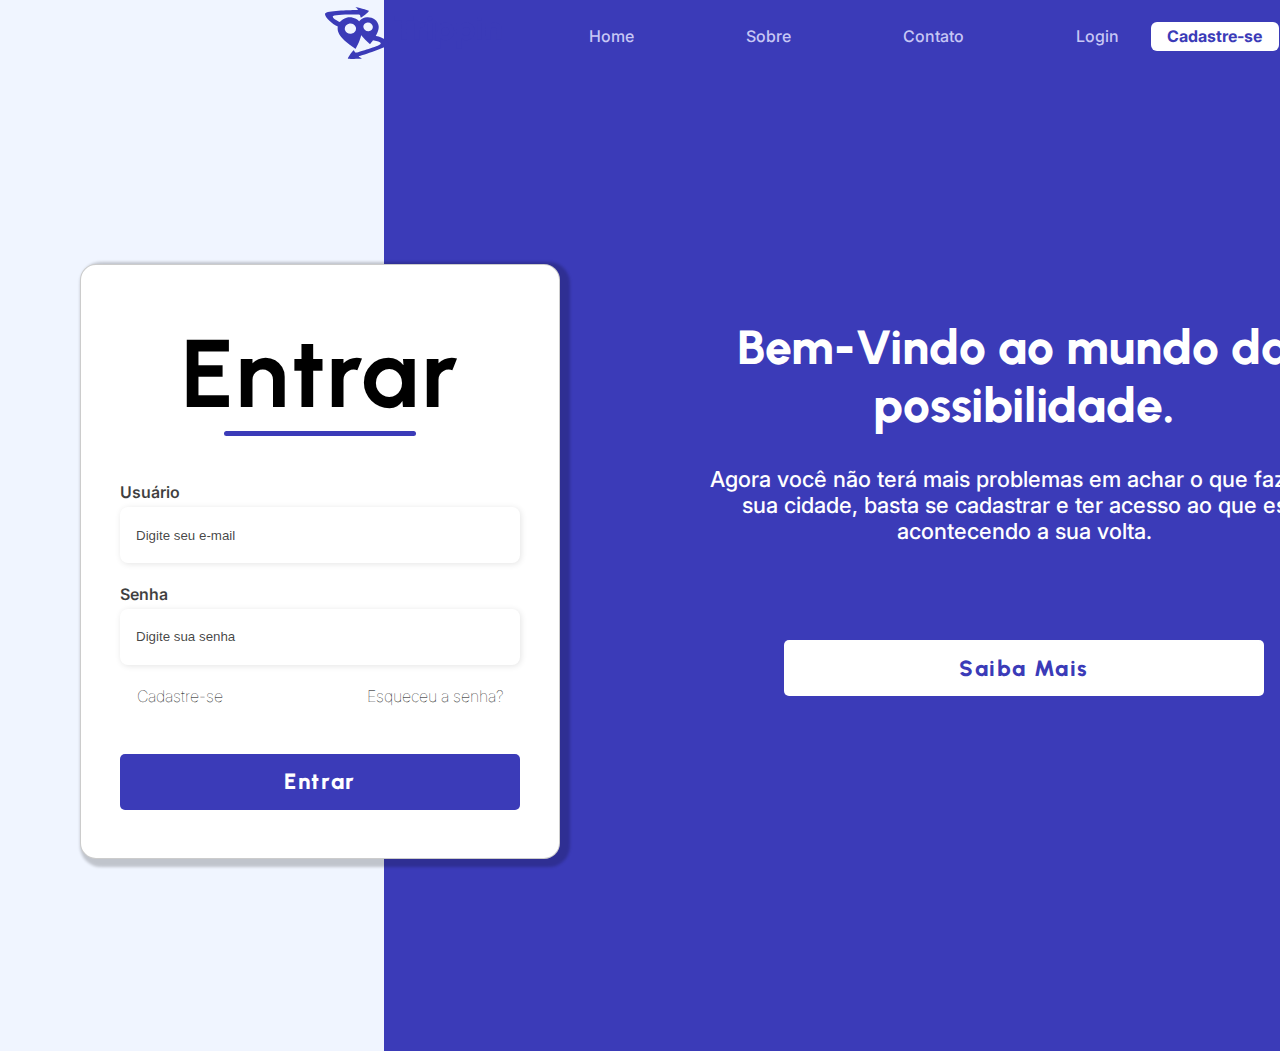
<file: index.html>
<!DOCTYPE html>
<html lang="en">

<head>
    <meta charset="UTF-8">
    <meta http-equiv="X-UA-Compatible" content="IE=edge">
    <meta name="viewport" content="width=device-width, initial-scale=1.0">
    <link rel="stylesheet" href="style/estilo.css">

    <title>Trippin</title>
</head>


<body class="estilizado">
    <section class="principal">

        <header class="menu-header">

            <div class="icone-menu">
                <img src="/img/logo.svg" alt="logo">
            </div>

            <nav class="menu-bar">
                <a class="menu-bar-item" href="/home.html">Home</a>
                <a class="menu-bar-item" href="/home.html#direto-sobre">Sobre</a>
                <a class="menu-bar-item" href="/paginas/contato.html">Contato</a>
                <a class="menu-bar-item" href="/index.html">Login</a>
               
            </nav>
            <div>
                <button class="log">
                    <a href="/paginas/opcoesDeCadastro.html">Cadastre-se</a>

                </button>
            </div>

        </header>

        <main class="conteudo-principal">

            <section class="first-section-login">

                <div class="alinhando">
                    <div class="texto-informativo">
                        <h1>Bem-Vindo ao mundo das possibilidade.</h1>
                        <p>Agora você não terá mais problemas em achar o que fazer na sua cidade, basta se cadastrar
                            e
                            ter acesso ao que está acontecendo a sua volta.</p>
                    </div>

                    <div class="entrar">
                        <button><a href="/home.html#direto-sobre">Saiba Mais</a></button>
                    </div>
                </div>

            </section>

            <section class="second-section-login">

                <div class="form-login">
                    <form action="#" id="fomrLogin">

                        <div class="form-header-login">
                            <h1>Entrar</h1>
                        </div>

                        <div class="input-group-login">

                            <div class="input-box-login">
                                <label for="e-mail">Usuário</label>
                                <input type="email" name="email" id="emailL" placeholder="Digite seu e-mail" required>
                                <span class="mensagem-erro"></span>
                            </div>

                            <div class="input-box-login">
                                <label for="confirme-password">Senha</label>
                                <input type="password" name="confirme-password" id="senhaA"
                                    placeholder="Digite sua senha" required>
                                <span class="mensagem-erro"></span>
                            </div>
                            <div class="lembretes">
                                <div class="cadastre-se">
                                    <a href="/paginas/opcoesDeCadastro.html" class="cadastro">Cadastre-se</a></span></p>
                                </div>
                                <div class="esqueceu-senha">
                                    <a href="" class="redefine-senha" id="redefine">Esqueceu a senha?</a>
                                </div>
                            </div>
                        </div>


                        <div class="entrar-login">
                            <button type="submit" id="botao">Entrar</button>

                        </div>
                    </form>
                </div>

            </section>

        </main>
    </section>
    <script src="/jScript/main.js"></script>
</body>

</html>
</file>
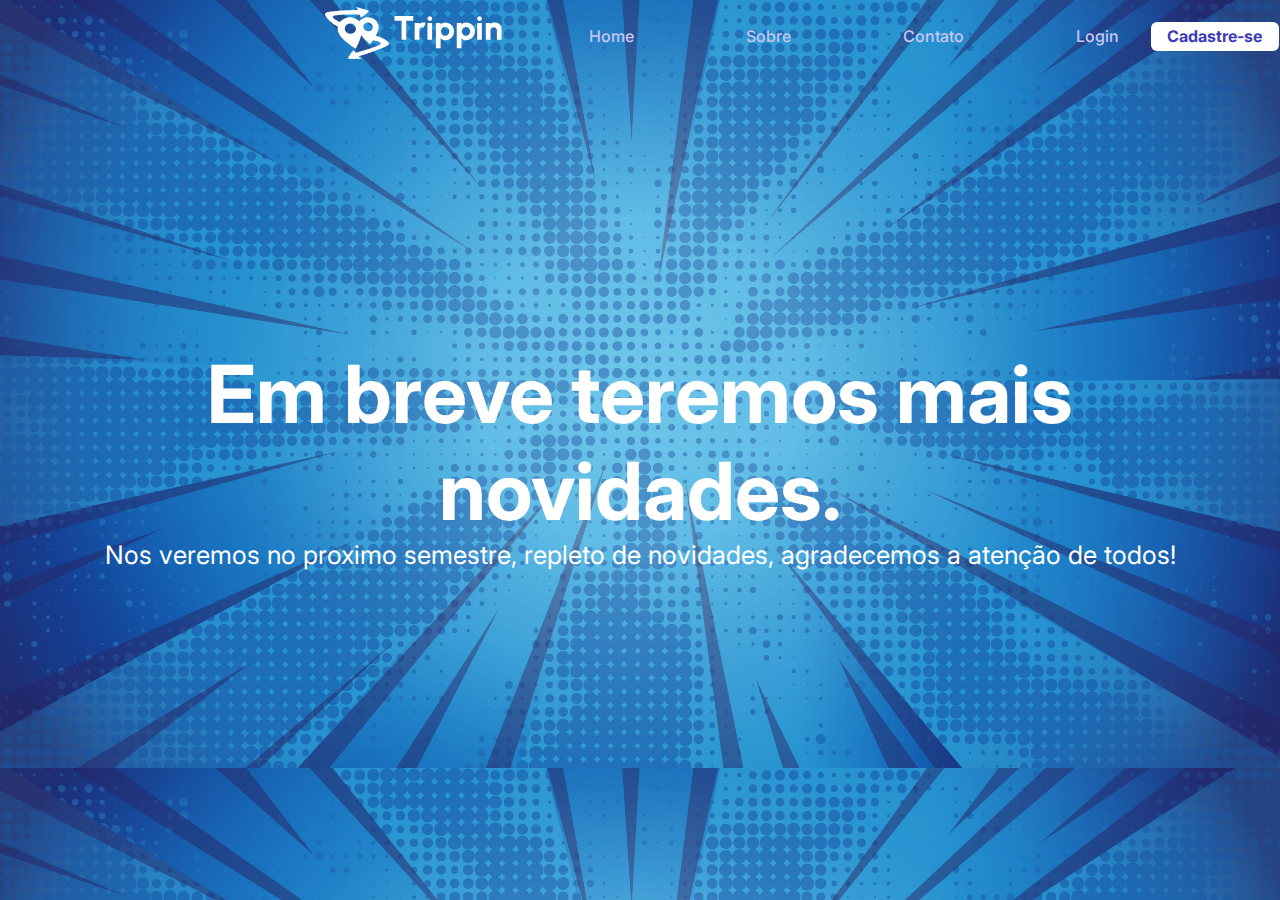
<file: paginas/bemVindo.html>
<!DOCTYPE html>
<html lang="en">
<!---->

<head>
    <meta charset="UTF-8">
    <meta http-equiv="X-UA-Compatible" content="IE=edge">
    <meta name="viewport" content="width=device-width, initial-scale=1.0">
    <link rel="stylesheet" href="/style/estilo.css">
    <link rel="stylesheet" href="/style/bemVindo.css">
    <title>Trippin</title>
</head>


<body class="estilizado" id="bemvindo">
    <section class="">

        <header class="menu-header" id="menu-header">

            <div class="icone-menu">
                <img src="/img/logowhite.svg" alt="logo">
            </div>

            <nav class="menu-bar">
                <a class="menu-bar-item" href="/home.html">Home</a>
                <a class="menu-bar-item" href="/home.html#direto-sobre">Sobre</a>
                <a class="menu-bar-item" href="/paginas/contato.html">Contato</a>
                <a class="menu-bar-item" href="/index.html">Login</a>
                <!--  <img src="/img/align-justify.png" alt="menu-list"> -->
            </nav>
            <div>
                <button class="log" id="log">
                    <a href="/paginas/opcoesDeCadastro.html">Cadastre-se</a>
                
                </button>
            </div>

        </header>
        <div id="novidades">
            <h1>Em breve teremos mais novidades.</h1>
            <p>Nos veremos no proximo semestre, repleto de novidades, agradecemos a atenção de todos!</p>
        </div>
    </section>
    <script src="/jScript/main.js"></script>
    <!--     <script src="/jScript/teste.js" type="module" ></script> -->
</body>

</html>
</file>
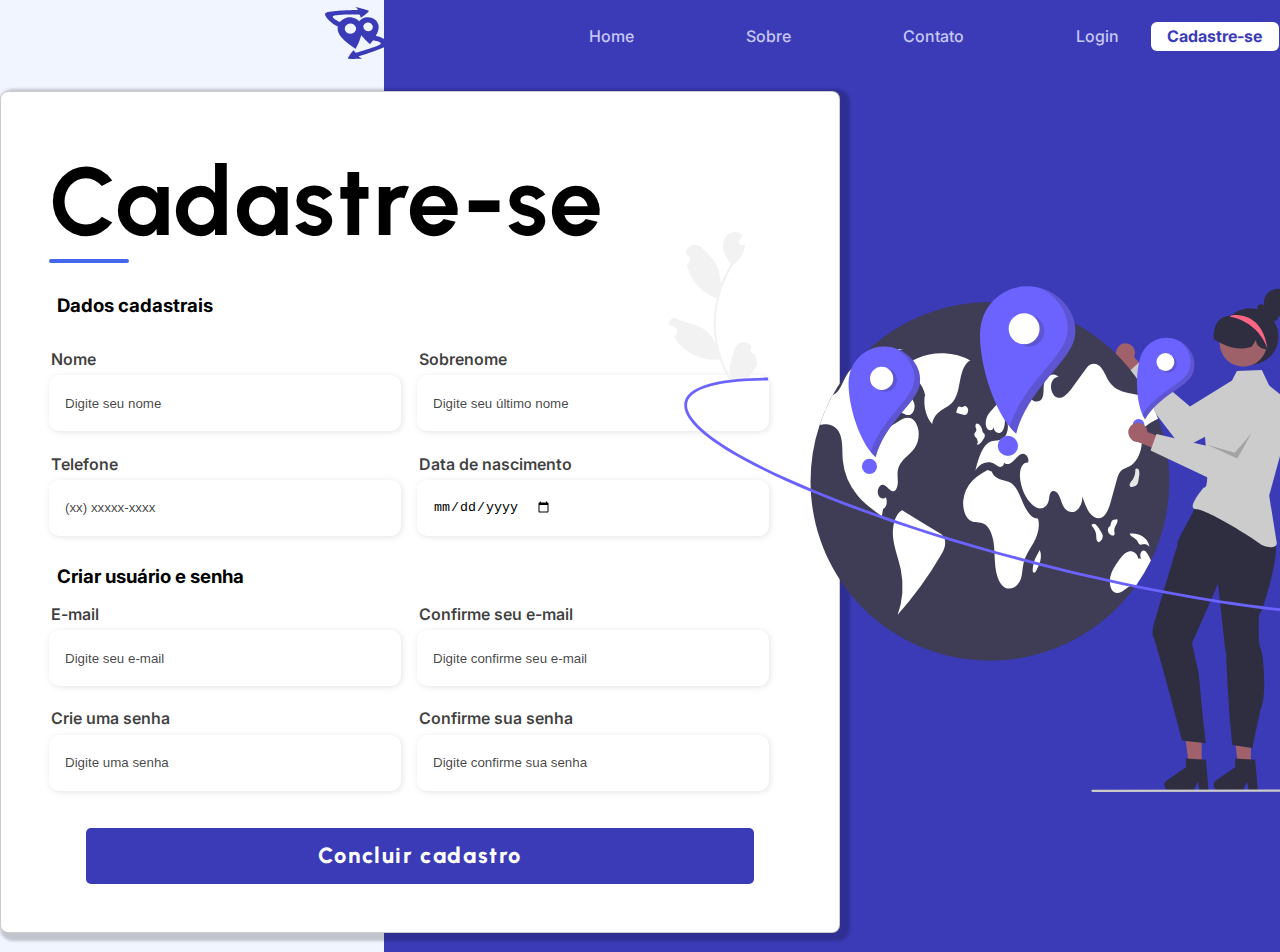
<file: paginas/cadastroPessoaFisica.html>
<!DOCTYPE html>
<html lang="en">

<head>
    <meta charset="UTF-8">
    <meta http-equiv="X-UA-Compatible" content="IE=edge">
    <meta name="viewport" content="width=device-width, initial-scale=1.0">
    <link rel="stylesheet" href="/style/estilo.css">
    <link rel="stylesheet" href="/style/cadastroPessoaFisica.css">
    <title>Trippin</title>
</head>

<body class="estilizado">
    <section class="principal" id="principal">

        <header class="menu-header">

            <div class="icone-menu">
                <img src="/img/logo.svg" alt="logo">
            </div>

            <nav class="menu-bar">
                <a class="menu-bar-item" href="/home.html">Home</a>
                <a class="menu-bar-item" href="/home.html#direto-sobre">Sobre</a>
                <a class="menu-bar-item" href="/paginas/contato.html">Contato</a>
                <a class="menu-bar-item" href="/index.html">Login</a>
            </nav>
            <div>
                <button class="log">
                    <a href="/paginas/opcoesDeCadastro.html">Cadastre-se</a>
                </button>
            </div>
        </header>

        <main class="conteudo-principal">

            <section class="first-section-cadastro-pf">
                <div class="imagem-cadastro-pf">
                    <img src="/img/undraw_world_re_768g.svg" alt="globo-terrestre">
                </div>
            </section>

            <section class="second-section-cadastro-pf">
                <div class="form-cadastro-pf">
                    <form action="#" >

                        <div class="form-header-cadastro-pf">
                            <h1>Cadastre-se</h1>
                        </div>

                        <div class="titulo-cadastro">
                            <h3>Dados cadastrais</h3>

                        </div>

                        <div class="input-group-cadastro-pf">

                            <div class="input-box-cadastro-pf">
                                <label for="firstname">Nome</label>

                                <input type="text" name="firstname" id="firstname" placeholder="Digite seu nome"
                                    data-tipo="nome" required>
                                <span class="mensagem-erro"></span>

                            </div>

                            <div class="input-box-cadastro-pf">
                                <label for="lasname">Sobrenome</label>
                                <input type="text" name="lasname" id="lasname" placeholder="Digite seu último nome"
                                    data-tipo="lasname" required>
                                <span class="mensagem-erro"></span>
                            </div>

                            <div class="input-box-cadastro-pf">
                                <label for="telefone">Telefone</label>
                                <input type="text" name="telefone" id="telefone" placeholder="(xx) xxxxx-xxxx"
                                    data-tipo="telefone" required>
                                <span class="mensagem-erro"></span>
                            </div>



                            <div class="input-box-cadastro-pf">
                                <label for="data-nascimento">Data de nascimento</label>
                                <input type="date" name="data-nascimento" id="data-nascimento"
                                    data-tipo="dataNascimento" required>
                                <span class="mensagem-erro"></span>
                            </div>
                            
                            <div class="titulo-cadastro">
                                <h3>Criar usuário e senha</h3>
                            </div>

                            <div id="confirmacao-entrada-cadastro-pf">

                                <div class="input-box-cadastro-pf">
                                    <label for="email">E-mail</label>
                                    <input type="email" name="email" id="email" placeholder="Digite seu e-mail"
                                        data-tipo="email" required>
                                    <span class="mensagem-erro"></span>
                                </div>

                                <div class="input-box-cadastro-pf">
                                    <label for="email">Confirme seu e-mail</label>
                                    <input type="email" name="email" id="confirme-email"
                                        placeholder="Digite confirme seu e-mail" data-tipo="confirmeEmail" required>
                                    <span class="mensagem-erro"></span>
                                </div>

                                <div class="input-box-cadastro-pf">
                                    <label for="password">Crie uma senha</label>
                                    <input type="password" name="password" id="password" placeholder="Digite uma senha"
                                        data-tipo="password"
                                        pattern="^(?=.*[a-z])(?=.*[A-Z])(?=.*[0-9])(?!.*[ !@#$%^¨&*_=+-]).{6,12}$"
                                        required>
                                    <span class="mensagem-erro"></span>
                                </div>

                                <div class="input-box-cadastro-pf">
                                    <label for="confirme-password">Confirme sua senha</label>
                                    <input type="password" name="confirme-password" id="confirme-password"
                                        placeholder="Digite confirme sua senha" data-tipo="confirmePassword"
                                        pattern="^(?=.*[a-z])(?=.*[A-Z])(?=.*[0-9])(?!.*[ !@#$%^¨&*_=+-]).{6,12}$"
                                        required>
                                    <span class="mensagem-erro"></span>
                                </div>
                            </div>

                        </div>
                        <div class="botao-concluir-cadastro-pf">
                            <button onclick="cadastroSucesso(confEmail, confSenha)">Concluir cadastro</button>
                        </div>

                    </form>

                </div>
            </section>

        </main>
    </section>
    <script src="/jScript/main.js" ></script>

</body>

</html>
</file>
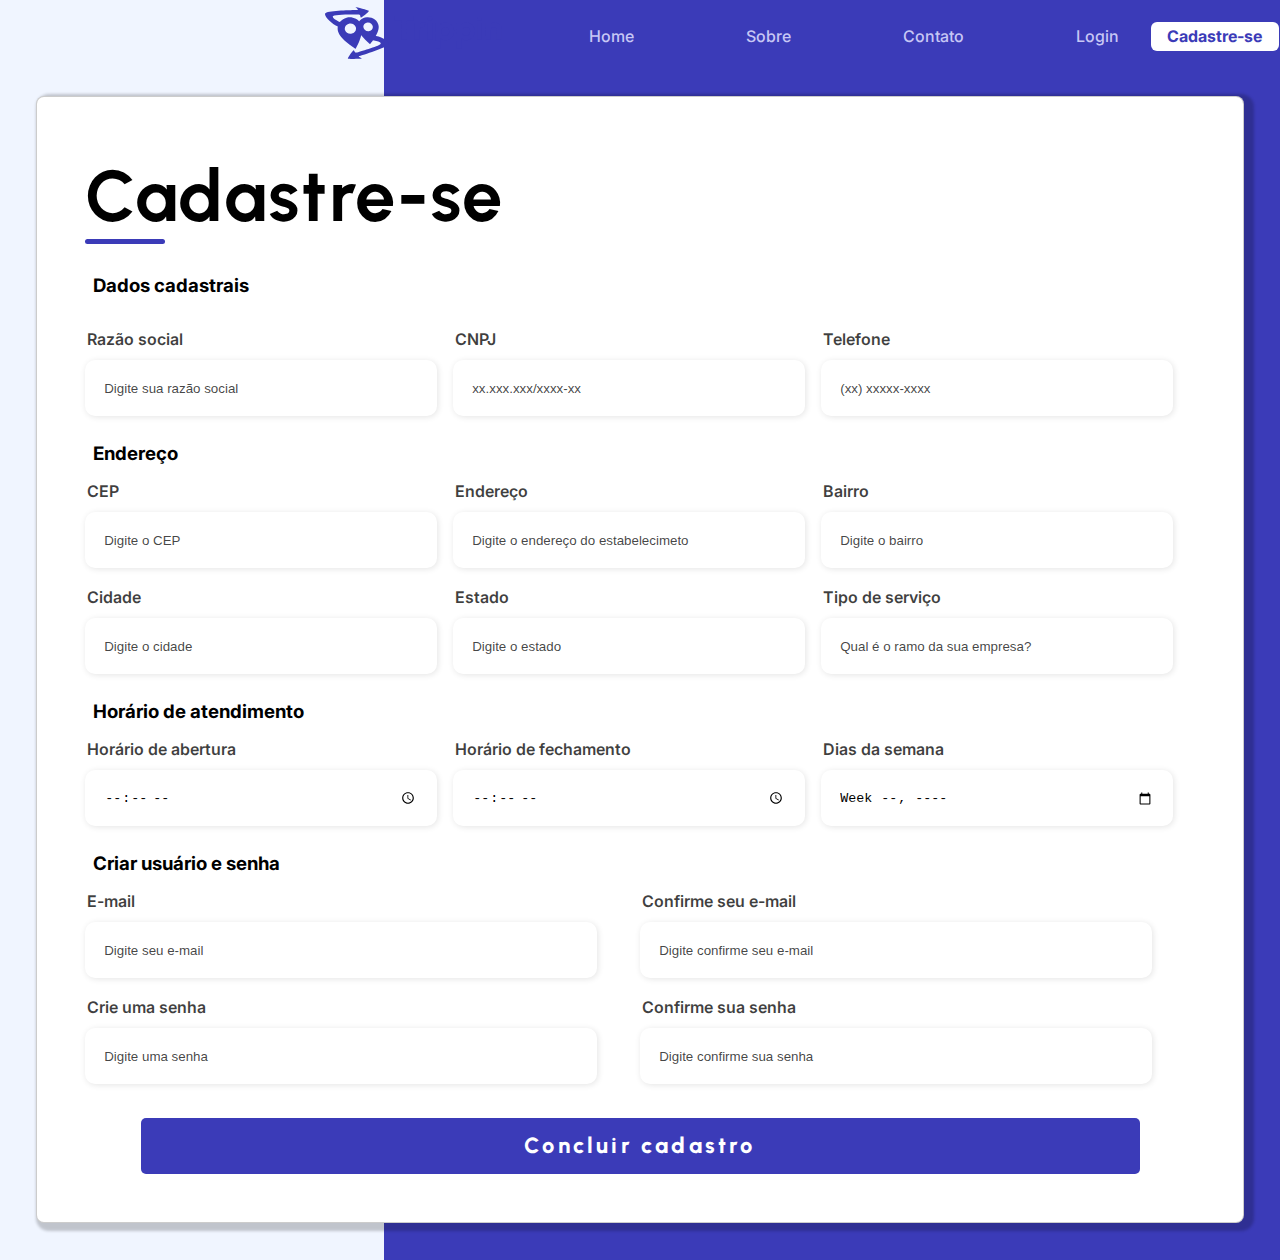
<file: paginas/cadastroPessoaJuridica.html>
<!DOCTYPE html>
<html lang="en">

<head>
    <meta charset="UTF-8">
    <meta http-equiv="X-UA-Compatible" content="IE=edge">
    <meta name="viewport" content="width=device-width, initial-scale=1.0">
    <link rel="stylesheet" href="/style/estilo.css">
    <link rel="stylesheet" href="/style/cadastroPessoaJuridica.css">
    <title>Trippin</title>
</head>

<body class="estilizado">
    <section class="principal" id="principal">

        <header class="menu-header">

            <div class="icone-menu">
                <img src="/img/logo.svg" alt="logo">
            </div>

            <nav class="menu-bar">
                <a class="menu-bar-item" href="/home.html">Home</a>
                <a class="menu-bar-item" href="/home.html#direto-sobre">Sobre</a>
                <a class="menu-bar-item" href="/paginas/contato.html">Contato</a>
                <a class="menu-bar-item" href="/index.html">Login</a>
            </nav>
            <div>
                <button class="log">
                    <a href="/paginas/opcoesDeCadastro.html">Cadastre-se</a>
                </button>
            </div>

        </header>

        <main>

            <div class="form-posicionar">
                <div class="form">
                    <form action="#">

                        <div class="form-header">
                            <h1>Cadastre-se</h1>
                        </div>

                        <div class="titulo-dados-cadastrais titulo-cadastro">
                            <h3>Dados cadastrais</h3>

                        </div>

                        <div class="input-group">

                            <div class="input-box">
                                <label for="razao-social">Razão social</label>
                                <input type="text" name="razao-social" id="razao-social"
                                    placeholder="Digite sua razão social" data-tipo="razaoSocial" required>
                                <span class="mensagem-erro"></span>
                            </div>

                            <div class="input-box">
                                <label for="cnpj">CNPJ</label>
                                <input type="text" name="cnpj" id="cnpj" placeholder="xx.xxx.xxx/xxxx-xx"
                                    data-tipo="cnpj" maxlength="12">
                                <span class="mensagem-erro"></span>
                            </div>

                            <div class="input-box">
                                <label for="tel">Telefone</label>
                                <input type="text" name="tel" id="tel" placeholder="(xx) xxxxx-xxxx"
                                    data-tipo="telefone" pattern="^\(-?\\d{2}\)-?\d{1}-?\d{4}\-\-?\d{4}$" required>
                                <span class="mensagem-erro"></span>
                            </div>

                            <div class="titulo-login titulo-cadastro">
                                <h3>Endereço</h3>
                            </div>

                            <div class="input-box">
                                <label for="cep">CEP</label>
                                <input type="text" name="cep" id="cep" placeholder="Digite o CEP"
                                    pattern="[\d]{5}-?[\d]{3}" data-tipo="cep" required>
                                <span class="mensagem-erro"></span>
                            </div>

                            <div class="input-box">
                                <label for="endereco">Endereço</label>
                                <input type="text" name="endereco" id="endereco" data-tipo="logradouro"
                                    placeholder="Digite o endereço do estabelecimeto" required>
                                <span class="mensagem-erro"></span>
                            </div>

                            <div class="input-box">
                                <label for="bairro">Bairro</label>
                                <input type="text" name="bairro" id="bairro" placeholder="Digite o bairro"
                                    data-tipo="bairro" required>
                                <span class="mensagem-erro"></span>
                            </div>

                            <div class="input-box">
                                <label for="cidade">Cidade</label>
                                <input type="text" name="cidade" id="cidade" placeholder="Digite o cidade"
                                    data-tipo="cidade" required>
                                <span class="mensagem-erro"></span>
                            </div>

                            <div class="input-box">
                                <label for="estado">Estado</label>
                                <input type="text" name="estado" id="estado" placeholder="Digite o estado"
                                    data-tipo="estado" required>
                                <span class="mensagem-erro"></span>
                            </div>



                            <div class="input-box">
                                <label for="tipo-servico">Tipo de serviço</label>
                                <input type="text" name="tipo-servico" id="tipo-servico"
                                    placeholder="Qual é o ramo da sua empresa?" data-tipo="sevico" required>
                                <span class="mensagem-erro"></span>
                            </div>

                            <div class="titulo-login titulo-cadastro">
                                <h3>Horário de atendimento</h3>
                            </div>

                            <div class="input-box">
                                <label for="horario">Horário de abertura</label>
                                <input type="time" name="horario" id="horario" placeholder="Qual é o de atendimento?"
                                    data-tipo="horarioAtendimento" required>
                                <span class="mensagem-erro"></span>
                            </div>
                            <div class="input-box">
                                <label for="horario">Horário de fechamento</label>
                                <input type="time" name="horario" id="horario2" placeholder="Qual é o de atendimento?"
                                    data-tipo="horarioAtendimento2" required>
                                <span class="mensagem-erro"></span>
                            </div>
                            <div class="input-box">
                                <label for="horario">Dias da semana</label>
                                <input type="week" name="horario" id="" placeholder="Qual é o de atendimento?"
                                    data-tipo="horarioAtendimento1" required>
                                <span class="mensagem-erro"></span>
                            </div>

                            <div class="titulo-login titulo-cadastro">
                                <h3>Criar usuário e senha</h3>
                            </div>

                            <div id="confirmacao-entrada">

                                <div class="input-box">
                                    <label for="email">E-mail</label>
                                    <input type="email" name="email" id="email" placeholder="Digite seu e-mail"
                                        data-tipo="email" required>
                                    <span class="mensagem-erro"></span>
                                </div>

                                <div class="input-box">
                                    <label for="email">Confirme seu e-mail</label>
                                    <input type="email" name="email" id="confirme-email"
                                        placeholder="Digite confirme seu e-mail" data-tipo="confirmeEmail" required>
                                    <span class="mensagem-erro"></span>
                                </div>

                                <div class="input-box">
                                    <label for="password">Crie uma senha</label>
                                    <input type="password" name="password" id="password" placeholder="Digite uma senha"
                                        pattern="^(?=.*[a-z])(?=.*[A-Z])(?=.*[0-9])(?!.*[ !@#$%^¨&*_=+-]).{6,12}$"
                                        title="A senha deve conter entre 6 à 8 caracteres, deve conter pelo menos uma letra maiúscula, um número, não deve conter caractere especial."
                                        data-tipo="password" required>
                                    <span class="mensagem-erro"></span>
                                </div>

                                <div class="input-box">
                                    <label for="confirme-password">Confirme sua senha</label>
                                    <input type="password" name="confirme-password" id="confirme-password"
                                        placeholder="Digite confirme sua senha"
                                        pattern="^(?=.*[a-z])(?=.*[A-Z])(?=.*[0-9])(?!.*[ !@#$%^¨&*_=+-]).{6,12}$"
                                        data-tipo="confirmePassword" required>
                                    <span class="mensagem-erro"></span>
                                </div>
                            </div>


                        </div>
                        <div class="botao-concluir">
                            <button onclick="cadastroSucesso(confEmail, confSenha)" a href="#">Concluir cadastro
                            </button>
                        </div>
                    </form>
                </div>
            </div>
        </main>

    </section>
    <script src="/jScript/main.js"></script>

    </script>
</body>

</html>
</file>
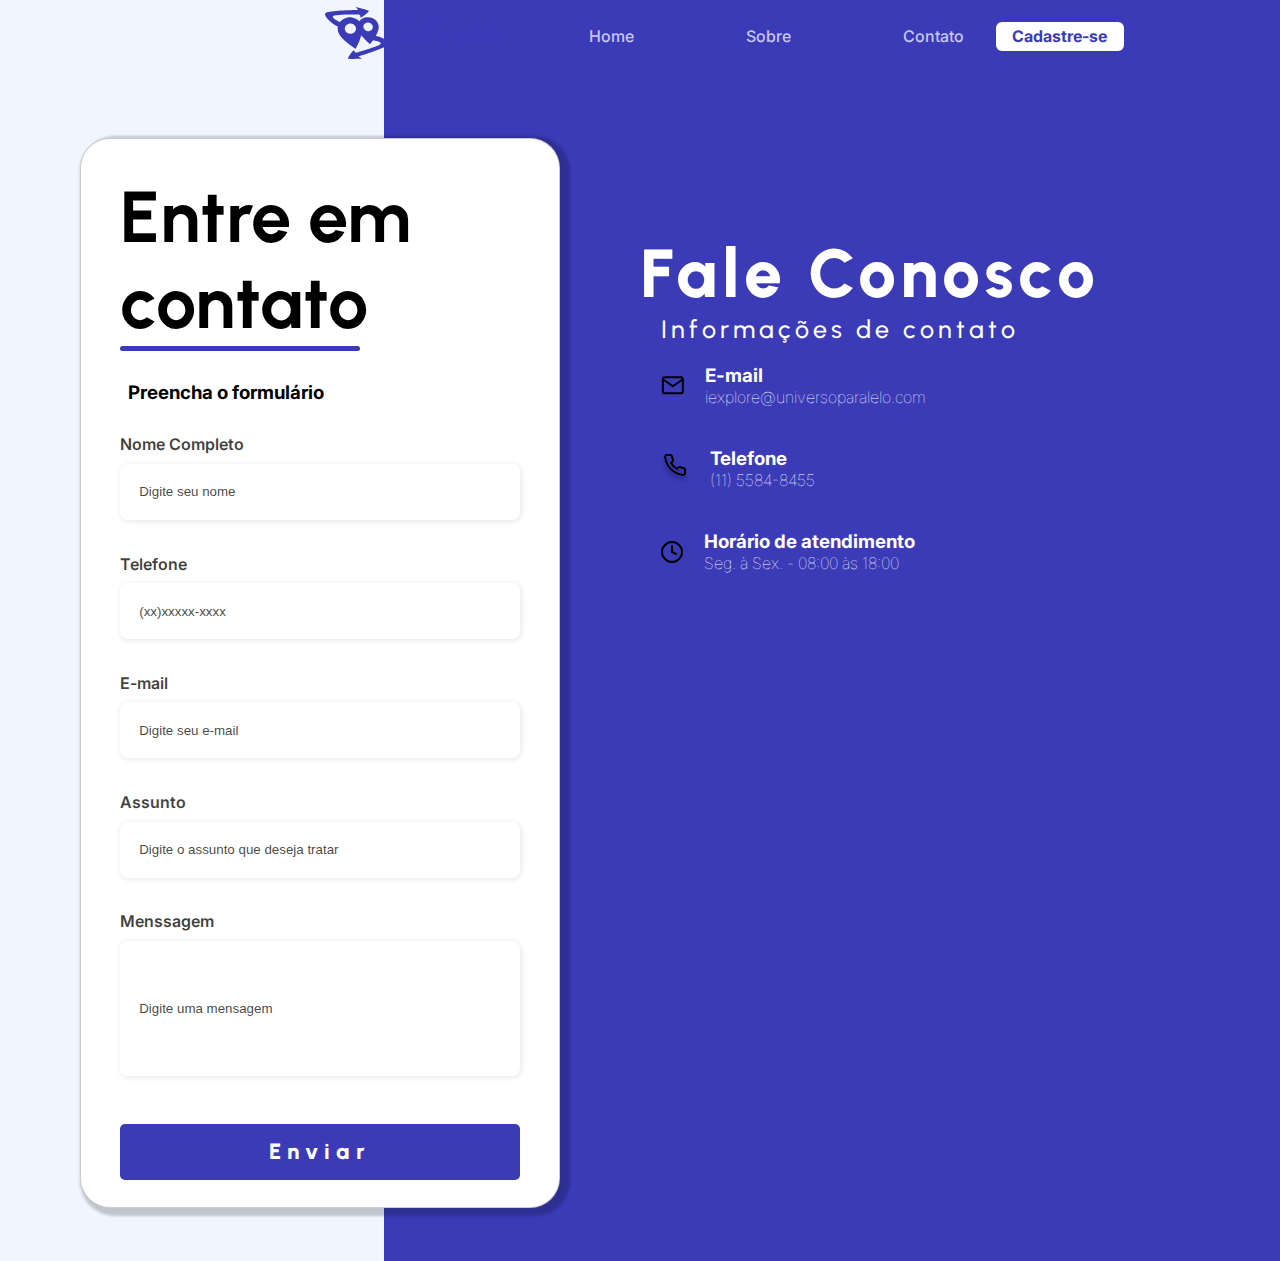
<file: paginas/contato.html>
<!DOCTYPE html>
<html lang="en">

<head>
    <meta charset="UTF-8">
    <meta http-equiv="X-UA-Compatible" content="IE=edge">
    <meta name="viewport" content="width=device-width, initial-scale=1.0">
    <link rel="stylesheet" href="/style/estilo.css">
    <link rel="stylesheet" href="/style/contato.css">
    <title>Trippin</title>
</head>

<body class="estilizado">
    <section class="principal">

        <header class="menu-header">

            <div class="icone-menu">
                <img src="/img/logo.svg" alt="logo">
            </div>

            <nav class="menu-bar">
                <a class="menu-bar-item" href="/home.html">Home</a>
                <a class="menu-bar-item" href="/home.html#direto-sobre">Sobre</a>
                <a class="menu-bar-item" href="/paginas/contato.html">Contato</a>
            </nav>
            <div>
                <button class="log">
                    <a href="/paginas/opcoesDeCadastro.html">Cadastre-se</a>
                </button>
            </div>

        </header>

        <main class="conteudo-principal">
            <section class="first-section">
                <div id="form-contato">
                    <form action="#">

                        <div class="form-header-contato">
                            <h1>Entre em contato</h1>
                        </div>

                        <div class="titulo-cadastro">
                            <h3>Preencha o formulário</h3>
                        </div>

                        <div class="input-group-form">
                            <div class="input-box-form">
                                <label for="firstname">Nome Completo</label>
                                <input type="text" name="firstname" id="firstname" placeholder="Digite seu nome"
                                data-tipo="nome" required>
                                <span class="mensagem-erro"></span>
                            </div>
                            <div class="input-box-form">
                                <label for="telefone">Telefone</label>
                                <input type="text" name="telefone" id="telefone" placeholder="(xx)xxxxx-xxxx"
                                    maxlength="11" data-tipo="telefone" required>
                                    <span class="mensagem-erro"></span>
                            </div>
                            <div class="input-box-form">
                                <label for="email">E-mail</label>
                                <input type="email" name="email" id="email" placeholder="Digite seu e-mail" data-tipo="email" required>
                                <span class="mensagem-erro"></span>
                            </div>
                            <div class="input-box-form">
                                <label for="assunto">Assunto</label>
                                <input type="text" name="assunto" id="assunto"
                                    placeholder="Digite o assunto que deseja tratar" data-tipo="assunto" required>
                                    <span class="mensagem-erro"></span>
                            </div>
                            <div class="input-box-form">
                                <label for="box-menssagem">Menssagem</label>
                                <input type="text" name="box-text" id="box-menssagem" placeholder="Digite uma mensagem"
                                    maxlength="350" data-tipo="mensagemBox" required>
                                    <span class="mensagem-erro"></span>
                            </div>
                        </div>
                        <div class="botao-concluir-form">
                            <button><a href="#">Enviar</a></button>
                        </div>
                    </form>
                </div>
            </section>
            <section class="second-section">

                <div id="caixa-de-contato">
                    <h1>Fale Conosco</h1>
                    <h2>Informações de contato</h2>

                    <div class="informacao-de-contato">
                        <img src="/img/mail.svg" alt="email">
                        <div>
                            <h3 id="formatar1">E-mail</h3>
                            <p id="paragrafo1">iexplore@universoparalelo.com</p>
                        </div>
                    </div>

                    <div class="informacao-de-contato">

                        <img src="/img/phone.svg" alt="telefone">
                        <div>
                            <h3 id="formatar2">Telefone</h3>
                            <p id="paragrafo2">(11) 5584-8455</p>
                        </div>
                    </div>

                    <div class="informacao-de-contato">

                        <img src="/img/clock.svg" alt="horario">
                        <div>
                            <h3 id="formatar3">Horário de atendimento</h3>
                            <p id="paragrafo3">Seg. à Sex. - 08:00 às 18:00</p>
                        </div>
                    </div>
                </div>
            </section>
        </main>
    </section>
    <script src="/jScript/main.js" ></script>
</body>

</html>
</file>
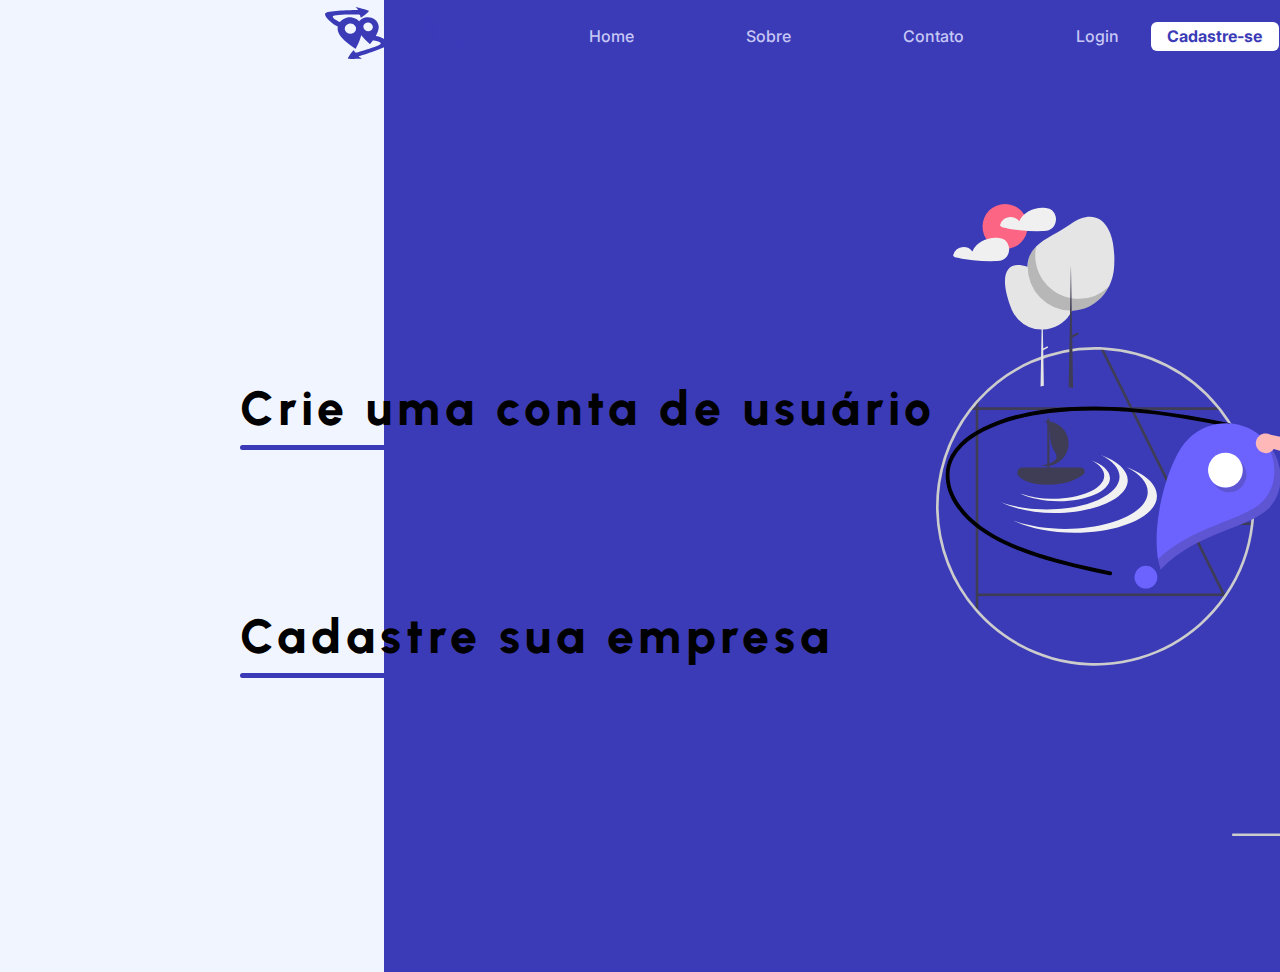
<file: paginas/opcoesDeCadastro.html>
<!DOCTYPE html>
<html lang="en">

<head>
    <meta charset="UTF-8">
    <meta http-equiv="X-UA-Compatible" content="IE=edge">
    <meta name="viewport" content="width=device-width, initial-scale=1.0">
    <link rel="stylesheet" href="/style/estilo.css">
    <link rel="stylesheet" href="/style/opcoesDeCadastro.css">
    <title>Trippin</title>
</head>

<body class="estilizado">
        <section class="principal">
        <header class="menu-header">

            <div class="icone-menu" id="cor-logo">
                <img src="/img/logo.svg" alt="logo">
            </div>

            <nav class="menu-bar">
                <a class="menu-bar-item" href="/home.html">Home</a>
                <a class="menu-bar-item" href="/home.html#direto-sobre">Sobre</a>
                <a class="menu-bar-item" href="/paginas/contato.html">Contato</a>
                <a class="menu-bar-item" href="/index.html">Login</a>
            </nav>
            <div>
                <button class="log">
                    <a href="/paginas/opcoesDeCadastro.html">Cadastre-se</a>
                </button>
            </div>

        </header>

        <main class="conteudo-op-principal" id="conteudo-op-principal">

           <section class="manipular-elementos">

                <div id="conta-usuario">                  
                        <a href="/paginas/cadastroPessoaFisica.html">
                                <h1>Crie uma conta de usuário</h1>
                        </a>
                        
                </div>

                <div id="conta-empresa">
                    <a href="/paginas/cadastroPessoaJuridica.html">
                            <h1 id="text-title">Cadastre sua empresa</h1>
                    </a>

                </div>
        
            </section>

            <section class="info-img">
                <div class="imagem-cadastros">
                    <img src="/img/undraw_map_re_60yf.svg" alt="">
                </div>
            </section>

        </main>

    </section>
    <script src="/jScript/main.js" ></script>
            
    </script>
</body>

</html>
</file>
<file: style/estilo.css>
@import url('https://fonts.googleapis.com/css2?family=Bebas+Neue&family=Comforter+Brush&family=Fruktur&family=Inter:wght@200;300;400&family=Roboto&family=Roboto+Mono&family=Sarala&family=Syne:wght@800&family=Urbanist:ital,wght@0,100;0,200;0,300;0,400;0,500;0,600;0,700;0,800;0,900;1,100;1,200;1,300;1,400;1,500;1,600;1,700;1,800;1,900&display=swap');

* {
   padding: 0;
   margin: 0;
   border: 0;
   box-sizing: border-box
}

.principal {
   background-color: white;
   width: 100%;
   height: auto;
   background-image: linear-gradient(to left, #3B3BB8 70%, #3B3BB8 0, #f0f5ff 30%);
}

.icone-menu img {
   height: 10rem;
   padding: 3.3rem;
   margin-left: 15rem;

}

.menu-header {
   display: flex;
   flex-direction: row;
   justify-content: space-around;
   align-items: center;
   width: 100%;
   height: 4.5rem;
   padding: 2rem;
   gap: 2rem;
}

.menu-bar {
   justify-content: space-between;
   display: flex;
   flex-direction: row;
   gap: 7rem;
}

.menu-bar-item {
   text-decoration: none;
   color: #C7C7F5;
   font-family: "Inter", sans-serif;
   font-weight: 500;
   transition: 0.2s;

}

.menu-bar-item:hover,
.menu-bar-item:focus {
   color: #E7E7F5;
}


.log {
   width: 128px;
   height: 29px;
   transition: 0.25s;
   background: #FFFFFF;
   border: 0;
   border-radius: 6px;
   margin-right: 20rem;

}

.log:hover,
.log:focus {
   background-color: #3B3BB8;
   border: 2px solid #FFF;
}

.log:hover a,
.log:focus a {
   color: #FFF;
}

.log a {
   font-family: "Inter";
   font-style: normal;
   font-weight: 700;
   font-size: 16px;
   line-height: 19px;
   color: #3B3BB8;
   text-decoration: none;
}

.conteudo-principal {
   display: flex;
   flex-direction: row;
   width: 100%;

}

.first-section-login {
   display: flex;
   flex-direction: column;
   justify-content: center;
   color: #fff;
   order: 2;
   margin-right: 11rem;
}

.alinhando {
   display: flex;
   flex-direction: column;
   justify-content: center;
   align-items: center;
   padding: 2rem;
   margin-bottom: 10rem;
}

.texto-informativo {
   display: flex;
   flex-direction: column;
   align-items: center;
   justify-content: center;
   padding: 2rem;
   margin-bottom: 2rem;
}

.texto-informativo h1 {
   width: 100%;
   text-align: center;
   color: #fff;
   font-family: "Urbanist", sans-serif;
   font-size: 48px;
   font-weight: 800;
   margin-top: 100px;
   z-index: 2;

}

.texto-informativo p {
   font-family: 'Inter', sans-serif;
   text-align: center;
   font-size: 22px;
   font-weight: 500;
   width: 40rem;
   padding: 2rem 0;

}

.second-section-login {

   display: flex;
   flex-direction: column;
   width: 50%;
   justify-content: center;
   align-items: center;
   padding: 7rem;
}

.form-login {
   width: 30rem;
   display: flex;
   flex-direction: column;
   justify-content: center;
   align-items: center;
   background-color: #fff;
   padding: 3rem;
   border-radius: 1rem;
   border: 0.1px solid rgba(0, 0, 0, .2);
   box-shadow: 5px 3px 3px 5px rgba(0, 0, 0, .2);
   order: 1;
   margin: 5rem 10rem;
}

.form-header-login {
   margin-bottom: 2rem;
   color: #000;
   font-family: 'Urbanist', sans-serif;
   font-size: 48px;
   font-weight: 800;
   text-align: center;
   letter-spacing: 0.1rem;
   padding: 0.2rem 0;

}

.form-header-login h1::after {
   content: '';
   display: block;
   width: 12rem;
   height: 0.3rem;
   background-color: #3B3BB8;
   margin: 0 auto auto 6.5rem;
   position: absolute;
   border-radius: 10px;
}

.input-group-login {
   display: flex;
   flex-wrap: wrap;
   padding: 1rem 0;
   justify-content: center;
}

.input-box-login {
   display: flex;
   flex-direction: column;
   flex-wrap: wrap;
   margin-bottom: 1rem;
   width: 25rem;

}

.input-box-login input {
   height: 3.5rem;
   margin: 0.3rem 0;
   padding: 0.5rem 1rem;
   border: none;
   border-radius: 8px;
   box-shadow: 1px 1px 6px #0000001c;
}

.input-box-login input:hover {
   background-color: #eeeeee75;
}

.input-box-login label {
   font-family: 'Inter', sans-serif;
   font-size: 1rem;
   font-weight: 600;
   color: #000000c0;
}

.input-box-login input::placeholder {
   color: #000000be;

}

.lembretes {
   display: flex;
   flex-direction: row;
   justify-content: space-between;
   font-family: 'Inter', sans-serif;
   font-size: 1rem;
   font-weight: 100;
   gap: 9rem;
}

.lembretes a {
   text-decoration: none;
   font-size: bold 13px;
   color: #000;
}

.entrar button {
   width: 30rem;
   height: 3.5rem;
   border: 0;
   font-family: 'Urbanist', sans-serif;
   font-weight: 800;
   font-size: 22px;
   background-color: #FFFFFF;
   margin-bottom: 5rem;
   border-radius: 5px;
   cursor: pointer;
   letter-spacing: 0.1rem;
   transition: 0.25s;

}

.entrar a {
   text-decoration: none;
   color: #3B3BB8;
   padding: 2rem;
}

.entrar:hover button,
.entrar:focus button {
   background-color: #3B3BB8;
   border: 2px solid #FFF;
}

.entrar:hover a,
.entrar:focus a {
   color: #FFF;
}

.entrar-login button {
   width: 100%;
   height: 3.5rem;
   font-family: 'Urbanist', sans-serif;
   font-weight: 800;
   font-size: 22px;
   color: #FFF;
   margin-top: 2rem;
   background-color: #3B3BB8;
   border: 0;
   border-radius: 5px;
   cursor: pointer;
   align-items: center;
   letter-spacing: 0.1rem;
   transition: 0.25s;

}

.entrar-login:hover button,
.entrar-login:focus {
   background-color: #FFF;
   border: 3px solid #3B3BB8;
   color: #3B3BB8;

}


/* ----------- Mensagem de erro ----------- */

/* .mensagem-erro {
   display: block;
   color: red;
   font-family: 'Inter', sans-serif;
   font-size: 0.8rem;
   font-weight: bold 100;
   margin-top: 0.5rem;
   padding-left: 0.5rem;
}

.erro input {
   border: 0.1rem solid red;

} */
</file>
<file: style/bemVindo.css>
#bemvindo {
   background-image: url(/img/bemvindo.jpg);
   background-size: 100%;

}

#novidades {
   width: 100%;
   height: 50vh;
   display: flex;
   flex-direction: column;
   align-items: center;
   justify-content: center;
   
}

#novidades h1 {
   margin-top: 20rem;
   color: #fff;
   font-family: 'Inter', sans-serif;
   font-style: normal;
   font-weight: 700;
   font-size: 5rem;
   text-align: center;
}
#novidades p{
   color: #fff;
   font-family: 'Inter', sans-serif;
   font-size: 1.6rem;
   text-align: center;

}
</file>
<file: style/cadastroPessoaFisica.css>
.first-section-cadastro-pf {
   width: 100%;
   order: 2;
}

#caixa-de-informacao h1 {
   font-size: 32px;
   margin-bottom: 300px;

}

.posicao {
   display: block;
   position: relative;
   align-items: flex-start;
   margin-bottom: 300px;
}

.imagem-cadastro-pf {
   display: flex;
   margin: 10rem auto;
   justify-content: center;
   width: 10rem;
   height: 35rem;

}

.second-section-cadastro-pf {
   width: 100%;
   display: flex;
   flex-direction: column;
   color: #fff;
   justify-content: center;
   align-items: center;
}

.form-cadastro-pf {
   width: 52.5rem;
   display: flex;
   flex-direction: column;
   justify-content: center;
   align-items: center;
   background-color: #fff;
   padding: 3rem;
   border-radius: 8px;
   height: auto;
   border: 0.1px solid rgba(0, 0, 0, .2);
   box-shadow: 5px 3px 3px 5px rgba(0, 0, 0, .2);
   order: 1;

}

.form-header-cadastro-pf {
   font-family: 'Urbanist', sans-serif;
   font-size: 48px;
   letter-spacing: 0.1rem;
   font-weight: 800;
   margin-bottom: 1.5rem;
   color: #000;
   padding: 0.2rem 0;

}


.form-header-cadastro-pf h1::after {
   content: '';
   display: block;
   width: 5rem;
   height: 0.3rem;
   background-color: #4466EA;
   margin: 0 auto;
   position: absolute;
   border-radius: 10px;
}

.input-group-cadastro-pf {
   display: flex;
   flex-wrap: wrap;
   align-self: flex-start;
   padding: 1rem 0;

}

.input-box-cadastro-pf {
   display: flex;
   flex-direction: column;
   width: 23rem;
   min-width: 10rem;
}

.input-box-cadastro-pf input {
   width: 22rem;
   height: 3.5rem;
   margin: 0.3rem 0;
   padding: 0.5rem 1rem;
   border: none;
   border-radius: 10px;
   box-shadow: 1px 1px 6px #0000001c;
   display: flex;

}

.input-box-cadastro-pf input:hover {
   background-color: #eeeeee75;
}

.input-box-cadastro-pf label {
   font-family: 'Inter', sans-serif;
   font-size: 1rem;
   font-weight: 600;
   color: #000000c0;
   padding: 0.1rem;
}

.input-box-cadastro-pf input::placeholder {
   color: #000000be;
}

.botao-concluir-cadastro-pf {
   display: flex;
   justify-content: center;
}

.botao-concluir-cadastro-pf button {
   width: 90%;
   height: 3.5rem;
   font-family: 'Urbanist', sans-serif;
   font-weight: 800;
   font-size: 22px;
   color: #FFF;
   background-color: #3B3BB8;
   border: 0;
   border-radius: 5px;
   cursor: pointer;
   letter-spacing: 0.1rem;
   transition: 0.25s;


}

.botao-concluir-cadastro-pf:hover button,
.botao-concluir-cadastro-pf:focus {
   background-color: #FFF;
   border: 3px solid #3B3BB8;
   color: #3B3BB8;
}


.titulo-cadastro {
   width: 100%;
   display: block;
   margin-bottom: 0.4rem;
   color: #000;
   font-family: 'Inter', sans-serif;
   font-size: 1rem;
   font-weight: 500;
   padding: 0.5rem;

}

#confirmacao-entrada-cadastro-pf {
   display: flex;
   flex-wrap: wrap;

}

#confirmacao-entrada input {
   margin: 0.3rem 0;
   padding: 0.5rem 1rem;

}

.mensagem-erro {
   display: block;
   color: red;
   font-family: 'Inter', sans-serif;
   font-size: 0.8rem;
   font-weight: bold 100;
   margin-top: 0.5rem;
   padding-left: 0.5rem;
   margin-bottom: 0.5rem;
}

.erro input {
   border: 0.1rem solid red;

}
</file>
<file: style/cadastroPessoaJuridica.css>
#principal {
   height: 140vh;
}

.teste {
   width: 35%;
   order: 2;
}

.image {
   width: 20rem;
   height: 40rem;
}

.form-posicionar {
   display: flex;
   flex-wrap: wrap;
   justify-content: center;

}

.form {
   width: 75.5rem;
   display: flex;
   flex-direction: column;
   justify-content: center;
   align-items: center;
   background-color: #fff;
   padding: 3rem;
   border-radius: 8px;
   margin-top: 1.5rem;
   border: 0.1px solid rgba(0, 0, 0, .2);
   box-shadow: 5px 3px 3px 5px rgba(0, 0, 0, .2);

}

.form-header {
   font-family: 'Urbanist', sans-serif;
   font-size: 36px;
   font-weight: 800;
   letter-spacing: 0.1rem;
   margin-bottom: 1.5rem;
   margin-top: 0.3rem;
   color: #000;
   padding: 0.2rem 0;
}

.form-header h1::after {
   content: '';
   display: block;
   width: 5rem;
   height: 0.3rem;
   background-color: #3B3BB8;
   margin: 0 auto;
   position: absolute;
   border-radius: 10px;
}

.input-group {
   display: flex;
   flex-wrap: wrap;
   align-self: flex-start;
   padding: 1rem 0;

}

.input-box {
   display: flex;
   flex-direction: column;
   width: 23rem;
   min-width: 10rem;
}

.input-box input {
   width: 22rem;
   height: 3.5rem;
   margin: 0.6rem 0;
   padding: 0.8rem 1.2rem;
   border: none;
   border-radius: 10px;
   box-shadow: 1px 1px 6px #0000001c;

}

.input-box input:hover {
   background-color: #eeeeee75;
}

.input-box label {
   font-family: 'Inter', sans-serif;
   font-size: 1rem;
   font-weight: 600;
   color: #000000c0;
   padding: 0.1rem;
}

.input-box input::placeholder {
   color: #000000be;
}

.botao-concluir {
   display: flex;
   justify-content: center;
}

.botao-concluir button {
   width: 90%;
   height: 3.5rem;
   font-family: 'Urbanist', sans-serif;
   font-weight: 800;
   font-size: 22px;
   color: #FFF;
   background-color: #3B3BB8;
   border: 0;
   border-radius: 5px;
   cursor: pointer;
   letter-spacing: 0.2rem;
   transition: 0.25s;
}

.botao-concluir:hover button,
.botao-concluir:focus {
   background-color: #FFF;
   border: 3px solid #3B3BB8;
   color: #3B3BB8;
}

.titulo-cadastro {
   width: 100%;
   display: block;
   margin-bottom: 0.4rem;
   color: #000;
   font-family: 'Inter', sans-serif;
   font-size: 1rem;
   font-weight: 500;
   padding: 0.5rem;

}

#confirmacao-entrada {
   width: 100%;
   display: flex;
   flex-wrap: wrap;

}

#confirmacao-entrada input {
   width: 32rem;
   margin: 0.6rem 0;
   padding: 0.8rem 1.2rem;

}

#confirmacao-entrada div {
   width: 50%;
}

.mensagem-erro {
   display: block;
   color: red;
   font-family: 'Inter', sans-serif;
   font-size: 0.8rem;
   font-weight: bold 100;
   margin-top: 0.5rem;
   padding-left: 0.5rem;
}

.erro input {
   border: 0.1rem solid red;

}
</file>
<file: style/contato.css>
#principal {
   height: auto;
}

.first-section {
   display: flex;
   flex-direction: column;
   width: 50%;
   justify-content: center;
   align-items: center;

}

#form-contato {
   width: 30rem;
   height: 90%;
   display: flex;
   justify-content: center;
   align-items: center;
   flex-direction: column;
   background-color: #fff;
   padding: 5rem;
   margin-top: 0.8rem;
   border-radius: 30px;
   border: 0.1px solid rgba(0, 0, 0, .2);
   box-shadow: 5px 3px 3px 5px rgba(0, 0, 0, .2);
}



.form-header-contato {
   font-family: 'Urbanist', sans-serif;
   font-size: 36px;
   font-weight: 800;
   margin-bottom: 1.5rem;
   margin-top: 0.3rem;
   color: #000;
   z-index: 2;
   padding: 0.2rem 0;

}

.titulo-cadastro {
   width: 90%;
   display: block;
   margin-bottom: 0.4rem;
   color: #000;
   font-family: 'Inter', sans-serif;
   font-size: 1rem;
   font-weight: 500;
   padding: 0.5rem;
}

.form-header-contato h1::after {
   content: '';
   display: block;
   width: 15rem;
   height: 0.3rem;
   background-color: #3B3BB8;
   margin: 0 auto;
   position: absolute;
   border-radius: 10px;
}

.input-group-form {
   display: flex;
   flex-wrap: wrap;
   padding: 1rem 0;
   justify-content: center;
}

.input-box-form {
   display: flex;
   flex-direction: column;
   flex-wrap: wrap;
   margin-bottom: 1rem;
   width: 25rem;
}

.input-box-form input {
   height: 3.5rem;
   margin: 0.6rem 0;
   padding: 0.8rem 1.2rem;
   border: none;
   border-radius: 8px;
   box-shadow: 1px 1px 6px #0000001c;

}

.input-box-form input:hover {
   background-color: #eeeeee75;
}

.input-box-form label {
   font-family: 'Inter', sans-serif;
   font-size: 1rem;
   font-weight: 600;
   color: #000000c0;
}

.input-box-form input::placeholder {
   color: #000000be;
}

input#box-menssagem {
   height: 15vh;
   max-height: 100vh;
   margin-bottom: 0;

}

input#box-menssagem::placeholder {
   position: absolute;
}

.botao-concluir-form button {
   width: 100%;
   height: 3.5rem;
   font-family: 'Urbanist', sans-serif;
   font-weight: 800;
   font-size: 22px;
   margin-top: 0.5rem;
   background-color: #3B3BB8;
   border-radius: 5px;
   cursor: pointer;
   align-items: center;
   letter-spacing: 0.1rem;
   transition: 0.25s;

}

.botao-concluir-form:hover button,
.botao-concluir-form:focus {
   background-color: #FFF;
   border: 3px solid #3B3BB8;
}

.botao-concluir-form a {
   text-decoration: none;
   color: #fff;
   padding: 3rem;
   letter-spacing: 0.4rem;
}

.botao-concluir-form:hover a,
.botao-concluir-form:focus a {
   color: #3B3BB8;
}


.second-section {
   display: flex;
   flex-direction: column;
   color: #fff;
}

div#caixa-de-contato {
   margin: 10rem auto;
   display: flex;
   flex-direction: column;
}

div#caixa-de-contato h1 {

   font-family: 'Urbanist', sans-serif;
   font-size: 68px;
   font-weight: 800;
   width: 40rem;
   display: flex;
   flex-direction: column;
   letter-spacing: 5px;

}

div#caixa-de-contato h2 {
   width: 400px;
   font-family: 'Urbanist', sans-serif;
   text-align: center;
   font-size: 25px;
   font-weight: 500;
   letter-spacing: 4px;
}

.informacao-de-contato {
   padding: 20px;
   display: flex;
   flex-direction: row;
   align-items: center;
   gap: 20px;

}

.informacao-de-contato div {

   width: 300px;
}

.informacao-de-contato img {
   color: #fff;
   align-items: baseline;

}

.informacao-de-contato h3 {
   font-family: 'Inter', sans-serif;
   font-weight: 700;
   align-self: flex-start;
   align-items: baseline;
}

.informacao-de-contato p {
   align-items: baseline;
   font-family: 'Inter', sans-serif;
   font-weight: 100;
   align-self: flex-start;

}

.mensagem-erro {
   display: block;
   color: red;
   font-family: 'Inter', sans-serif;
   font-size: 0.8rem;
   font-weight: bold 100;
   margin-top: 0.5rem;
   padding-left: 0.5rem;
}

.erro input {
   border: 0.1rem solid red;

}
</file>
<file: style/opcoesDeCadastro.css>
.principal-op-cadastro {
    background-color: white;
    width: 90%;
    height: auto;
    display: flex;
    flex-direction: row;
    flex-wrap: wrap;
    box-shadow: 5px 5px 10px rgba(0, 0, 0, .212);
    border-radius: 30px;
    background-image: linear-gradient(to top, #f0f5ff 80%, #3B3BB8 0, #3B3BB8 20%);
    margin: 5rem;
 }

 
 .conteudo-op-principal {
    display: flex;
    width: 100%;
 }
 
 .manipular-elementos {
    height: 100vh;
    display: flex;
    flex-direction: column;
    justify-content: center;
    align-items: center;
    gap: 10px;
    margin-left: 15rem;
    
 }
 .manipular-elementos h1{
   color: #000;
   font-family: "Urbanist", sans-serif;
   font-size: 48px;
   font-weight: 800;
   z-index: 2;
 }
 
 #conta-usuario {
  
    width: 45rem;
    display: flex;
    flex-direction: column;
    margin-bottom: 10rem;
    font-size: 36px;
    letter-spacing: 5px;
 
 }
 
 #conta-usuario a {
    text-decoration: none;
    color: #000;
 
 }
 
 #conta-usuario h1::after {
    content: '';
    display: block;
    width: 20rem;
    height: 0.3rem;
    background-color: #3B3BB8;
    margin: 0.5rem auto;
    position: absolute;
    border-radius: 10px;
 }
 
 #conta-empresa {
 
    width: 45rem;
    display: flex;
    flex-direction: column;
    font-size: 36px;
    letter-spacing: 5px;
 
 }
 
 #conta-empresa a {
    text-decoration: none;
    color: #000;
 
 }
 
 #conta-empresa h1::after {
    content: '';
    display: block;
    width: 20rem;
    height: 0.3rem;
    background-color: #3B3BB8;
    margin: 0.5rem auto;
    position: absolute;
    border-radius: 10px;
 }
 
 .info-img {
    width: 50%;
    padding: 3rem;
    display: flex;
    justify-content: center;
    align-items: center;
 }
 
.mensagem-erro {
   display: block;
   color: red;
   font-family: 'Inter', sans-serif;
   font-size: 0.8rem;
   font-weight:bold 100;
   margin-top: 0.5rem;
   padding-left: 0.5rem;
}
.erro input {
   border: 0.1rem solid red;

}
</file>
